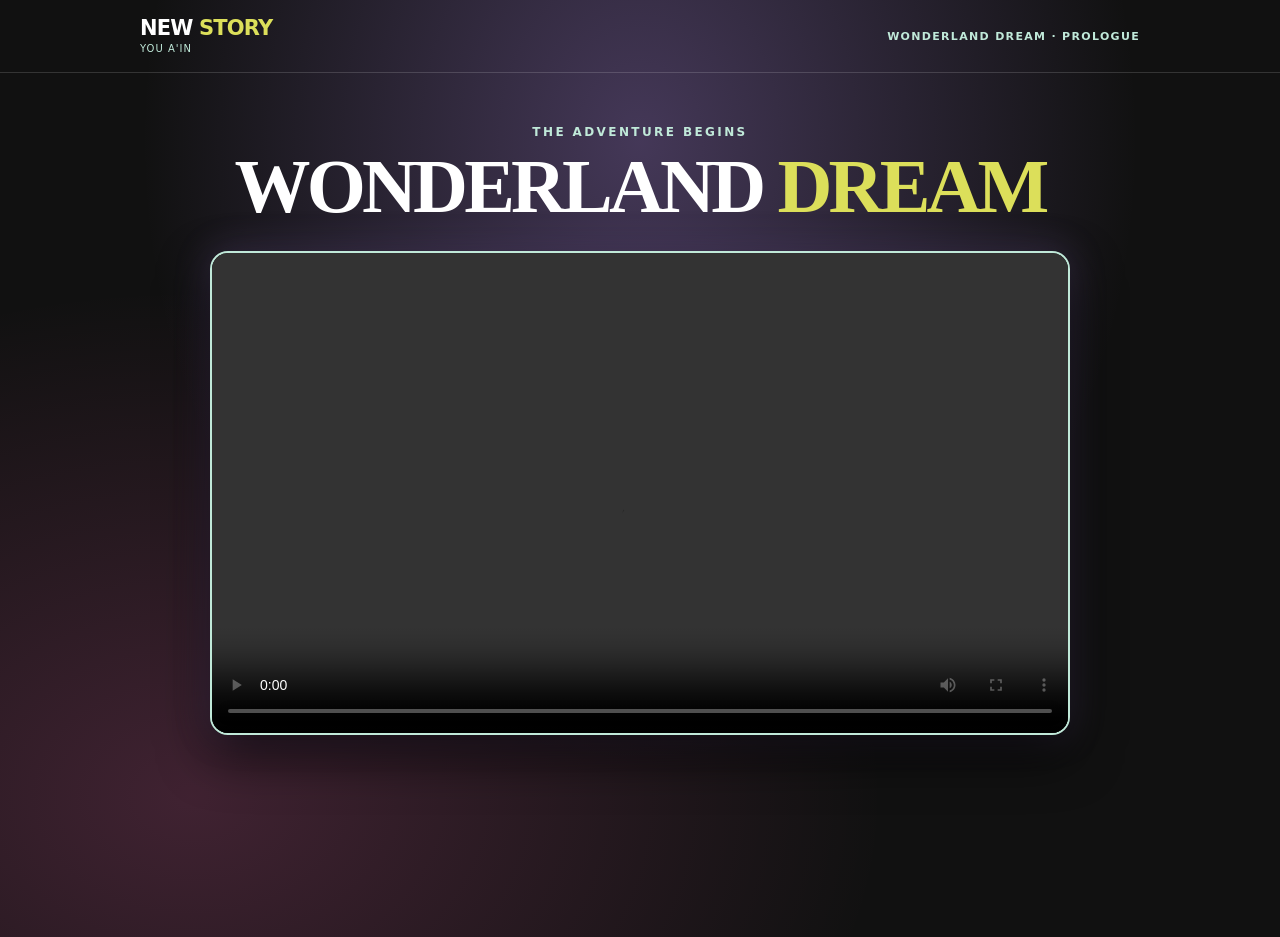
<file: index.html>
<!doctype html>
<html lang="en">
<head>
  <meta charset="utf-8">
  <meta name="viewport" content="width=device-width,initial-scale=1">
  <meta name="robots" content="noindex,nofollow,noarchive">
  <meta name="theme-color" content="#111111">
  <title>Welcome to Wonderland Dream | New Story</title>
  <link rel="preconnect" href="https://fonts.googleapis.com">
  <link rel="preconnect" href="https://fonts.gstatic.com" crossorigin>
  <link href="https://fonts.googleapis.com/css2?family=DM+Sans:wght@700;800&family=Open+Sans:wght@400;600;700&display=swap" rel="stylesheet">
  <link rel="stylesheet" href="style.css">
  <script src="intro.js" defer></script>
</head>
<body>

  <header class="w-header">
    <div class="w-wrap w-header-inner">
      <div class="w-wordmark">NEW <strong>STORY</strong><small>YOU A'IN</small></div>
      <span class="w-badge">WONDERLAND DREAM · PROLOGUE </span>
    </div>
  </header>
  
  <main class="intro-stage">
    <div class="w-wrap" style="display: flex; flex-direction: column; align-items: center;">
      <p class="w-eyebrow">THE ADVENTURE BEGINS </p>
      <h1>WONDERLAND <span>DREAM</span></h1>

      <!-- Big Centered Video -->
      <div class="big-video-container">
        <video id="intro-video" controls playsinline preload="metadata">
          <source src="assets/videos/Intro.mp4" type="video/mp4">
          Your browser does not support HTML5 video.
        </video>
      </div>

      <!-- Animated Button Area -->
      <div class="action-area">
        <button id="help-me-btn" class="help-btn" type="button">
          Help me!
        </button>

        <!-- Prototype test button -->
        
      </div>
    </div>
  </main>

  <!-- Big Rules Popup Window -->
  <div id="rules-modal" class="modal-backdrop" role="dialog" aria-modal="true" aria-labelledby="rules-title">
    <div class="rules-window">
      <!-- 1. Add these two audio tags right inside your <body> tag -->
<audio id="bg-music" src="bg.mpeg" loop preload="auto"></audio>
<audio id="rules-audio" src="assets/videos/rules.mpeg" preload="auto"></audio>

<!-- 2. Replace your existing .modal-header inside #rules-modal with this -->
<div class="modal-header">
  <div>
    <span class="rules-eyebrow">WONDERLAND DREAM</span>
    <h2 id="rules-title">HELP ALICE!</h2>
    <p class="rules-subtitle">Your magical adventure starts here!</p>
  </div>
  <div class="modal-header-actions">
    <button id="listen-rules-btn" class="audio-rules-btn" type="button" aria-label="Listen to rules">
       Listen
    </button>
    <button id="close-rules" class="close-modal" type="button" aria-label="Close rules">&times;</button>
  </div>
</div>

      <!-- 6-Step Rules Grid -->
      <div class="rules-grid">
        <div class="rule-card">
          <div class="rule-card-top">
            <span class="rule-num">01</span>

          </div>
          <h3>READ</h3>
          <p>Your Quest Card</p>
        </div>

        <div class="rule-card">
          <div class="rule-card-top">
            <span class="rule-num">02</span>
  
          </div>
          <h3>SCAN</h3>
          <p>The QR code</p>
        </div>

        <div class="rule-card">
          <div class="rule-card-top">
            <span class="rule-num">03</span>

          </div>
          <h3>WATCH</h3>
          <p>The story</p>
        </div>

        <div class="rule-card">
          <div class="rule-card-top">
            <span class="rule-num">04</span>
   
          </div>
          <h3>DISCOVER</h3>
          <p>Your mission</p>
        </div>

        <div class="rule-card">
          <div class="rule-card-top">
            <span class="rule-num">05</span>

          </div>
          <h3>SOLVE</h3>
          <p>The challenge</p>
        </div>

        <div class="rule-card">
          <div class="rule-card-top">
            <span class="rule-num">06</span>
    
          </div>
          <h3>UNLOCK</h3>
          <p>The next chapter</p>
        </div>
      </div>

      <!-- Bottom Callout Banner -->
      <div class="modal-footer-banner">
        <div class="banner-text">
          <strong>LET'S BEGIN!</strong>
          <span>TAKE YOUR FIRST QUEST CARD AND START YOUR JOURNEY!</span>
        </div>
       
      </div>
    </div>
  </div>

</body>
</html>
</file>
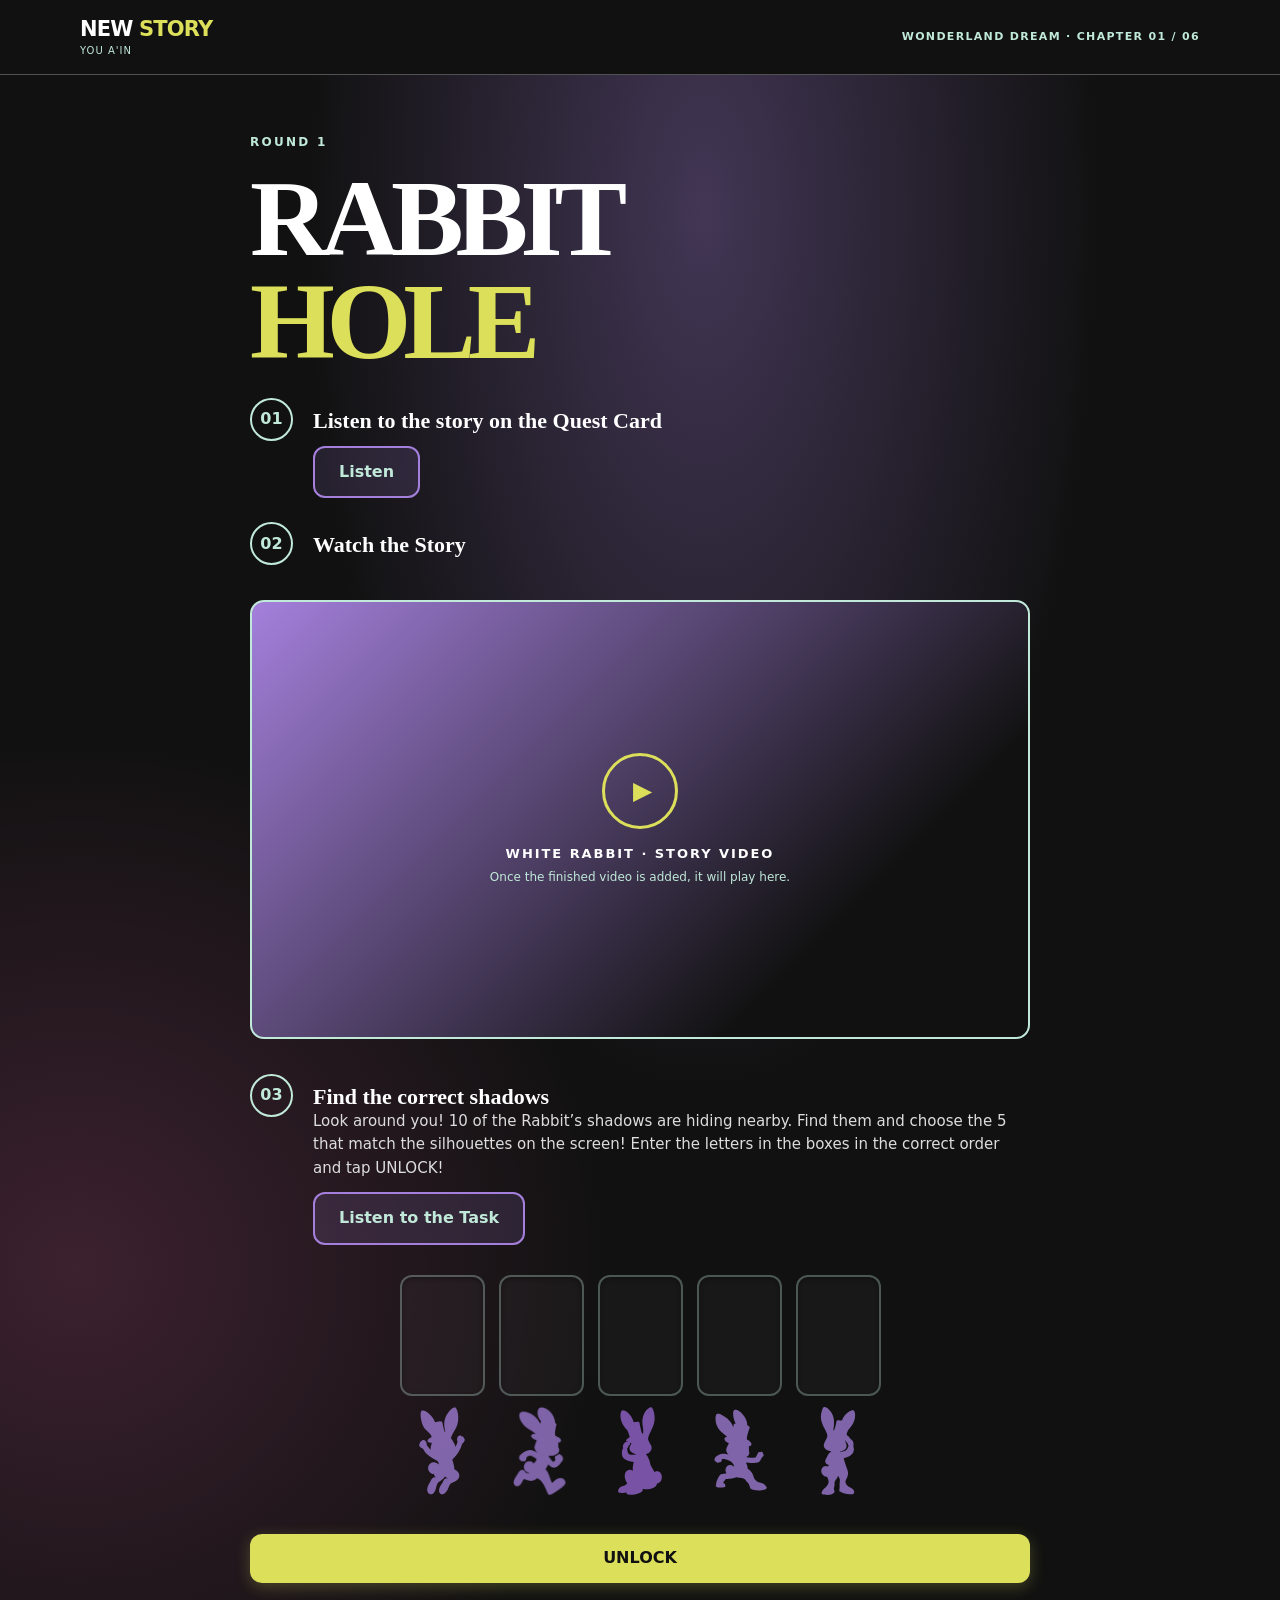
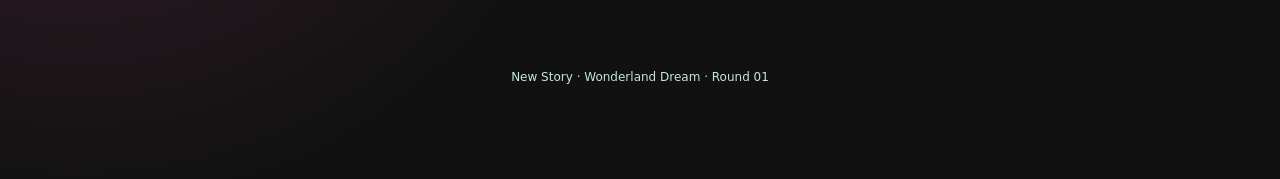
<file: rounds/rabbit-hole/index.html>
<!doctype html>
<html lang="en">
  <head>
    <meta charset="utf-8" />
    <meta name="viewport" content="width=device-width,initial-scale=1" />
    <meta name="robots" content="noindex,nofollow,noarchive" />
    <meta name="theme-color" content="#A480DC" />
    <title>Round 01 — Rabbit Hole | Wonderland Dream</title>
    <link rel="stylesheet" href="styles.css" />
    <script src="game.js" defer></script>
  </head>
  <body class="w-game" data-round="rabbit-hole">
    <a class="skip" href="#round-content">Skip to challenge</a>
    <header class="w-header game-header">
      <div class="w-wrap w-header-inner">
        <div class="w-wordmark" aria-label="New Story">
          NEW <strong>STORY</strong><small>YOU A'IN</small>
        </div>
        <span class="w-round-mark">WONDERLAND DREAM · CHAPTER 01 / 06</span>
      </div>
    </header>
    <main id="round-content">
      <section class="game-intro">
        <div class="w-wrap game-wrap">
          <p class="w-eyebrow">ROUND 1</p>
          <h1>RABBIT <span>HOLE</span></h1>

          <div class="w-game-step">
            <span>01</span>
            <div>
              <h2>Listen to the story on the Quest Card</h2>
              <audio id="myAudio" src="Round1.mp3"></audio>
              <button class="w-button" id="audio" onclick="playAudio()">
                Listen
              </button>
            </div>
          </div>

          <div class="w-game-step">
            <span>02</span>
            <div><h2>Watch the Story</h2></div>
          </div>
          <div class="w-video-shell" aria-label="White Rabbit video player">
            <div class="w-video-placeholder" id="rabbit-video-placeholder">
              <div class="w-play-ring">▶</div>
              <p>WHITE RABBIT · STORY VIDEO</p>
              <small
                >Once the finished video is added, it will play here.</small
              >
            </div>
            <video
              id="rabbit-video"
              controls
              playsinline
              preload="metadata"
              aria-label="Rabbit Hole story video"
              hidden
            >
              <source src="../../assets/videos/Round1.mp4" type="video/mp4" />
              Your browser does not support video playback.
            </video>
          </div>

          <div class="w-game-step">
            <span>03</span>
            <div>
              <h2>Find the correct shadows</h2>
              <p>
                Look around you! 10 of the Rabbit’s shadows are hiding nearby.
                Find them and choose the 5 that match the silhouettes on the
                screen! Enter the letters in the boxes in the correct order and
                tap UNLOCK!
              </p>
              <audio id="myTask" src="Task_R1.mpeg"></audio>
              <button class="w-button" id="audio" onclick="playTask()">
                Listen to the Task
              </button>
            </div>
          </div>

          <!-- Challenge Form Container -->
          <form id="word-form" style="margin-top: 20px">
            <div id="rabbit-answer-board">
              <div>
                <input
                  maxlength="1"
                  aria-label="Letter 1"
                  data-index="0"
                  required
                />
                <img src="shadow-1.svg" alt="Rabbit shadow 1" />
              </div>
              <div>
                <input
                  maxlength="1"
                  aria-label="Letter 2"
                  data-index="1"
                  required
                />
                <img src="shadow-2.png" alt="Rabbit shadow 2" />
              </div>
              <div>
                <input
                  maxlength="1"
                  aria-label="Letter 3"
                  data-index="2"
                  required
                />
                <img src="shadow-3.svg" alt="Rabbit shadow 3" />
              </div>
              <div>
                <input
                  maxlength="1"
                  aria-label="Letter 4"
                  data-index="3"
                  required
                />
                <img src="shadow-4.svg" alt="Rabbit shadow 4" />
              </div>
              <div>
                <input
                  maxlength="1"
                  aria-label="Letter 5"
                  data-index="4"
                  required
                />
                <img src="shadow-5.svg" alt="Rabbit shadow 5" />
              </div>
            </div>

            <div class="w-answer-row" style="margin-top: 30px">
              <button
                type="submit"
                class="w-button w-button-main"
                style="width: 100%"
              >
                UNLOCK
              </button>
            </div>
            <p id="word-feedback" class="w-feedback" aria-live="polite"></p>
          </form>

          <!-- Unlocked State -->
          <div id="unlocked" class="w-unlocked" hidden tabindex="-1">
            <div class="w-success-spark">✨</div>
            <h3>Rose Terrace Unlocked!</h3>
            <p>Grab the Round 2 Quest Card to continue</p>

            <audio id="End" src="end.mpeg"></audio>
            <button type="button" id="reset-round" class="w-reset">
              Reset Round
            </button>
          </div>

          <p class="w-game-footer">New Story · Wonderland Dream · Round 01</p>
        </div>
      </section>
    </main>
  </body>
</html>
</file>
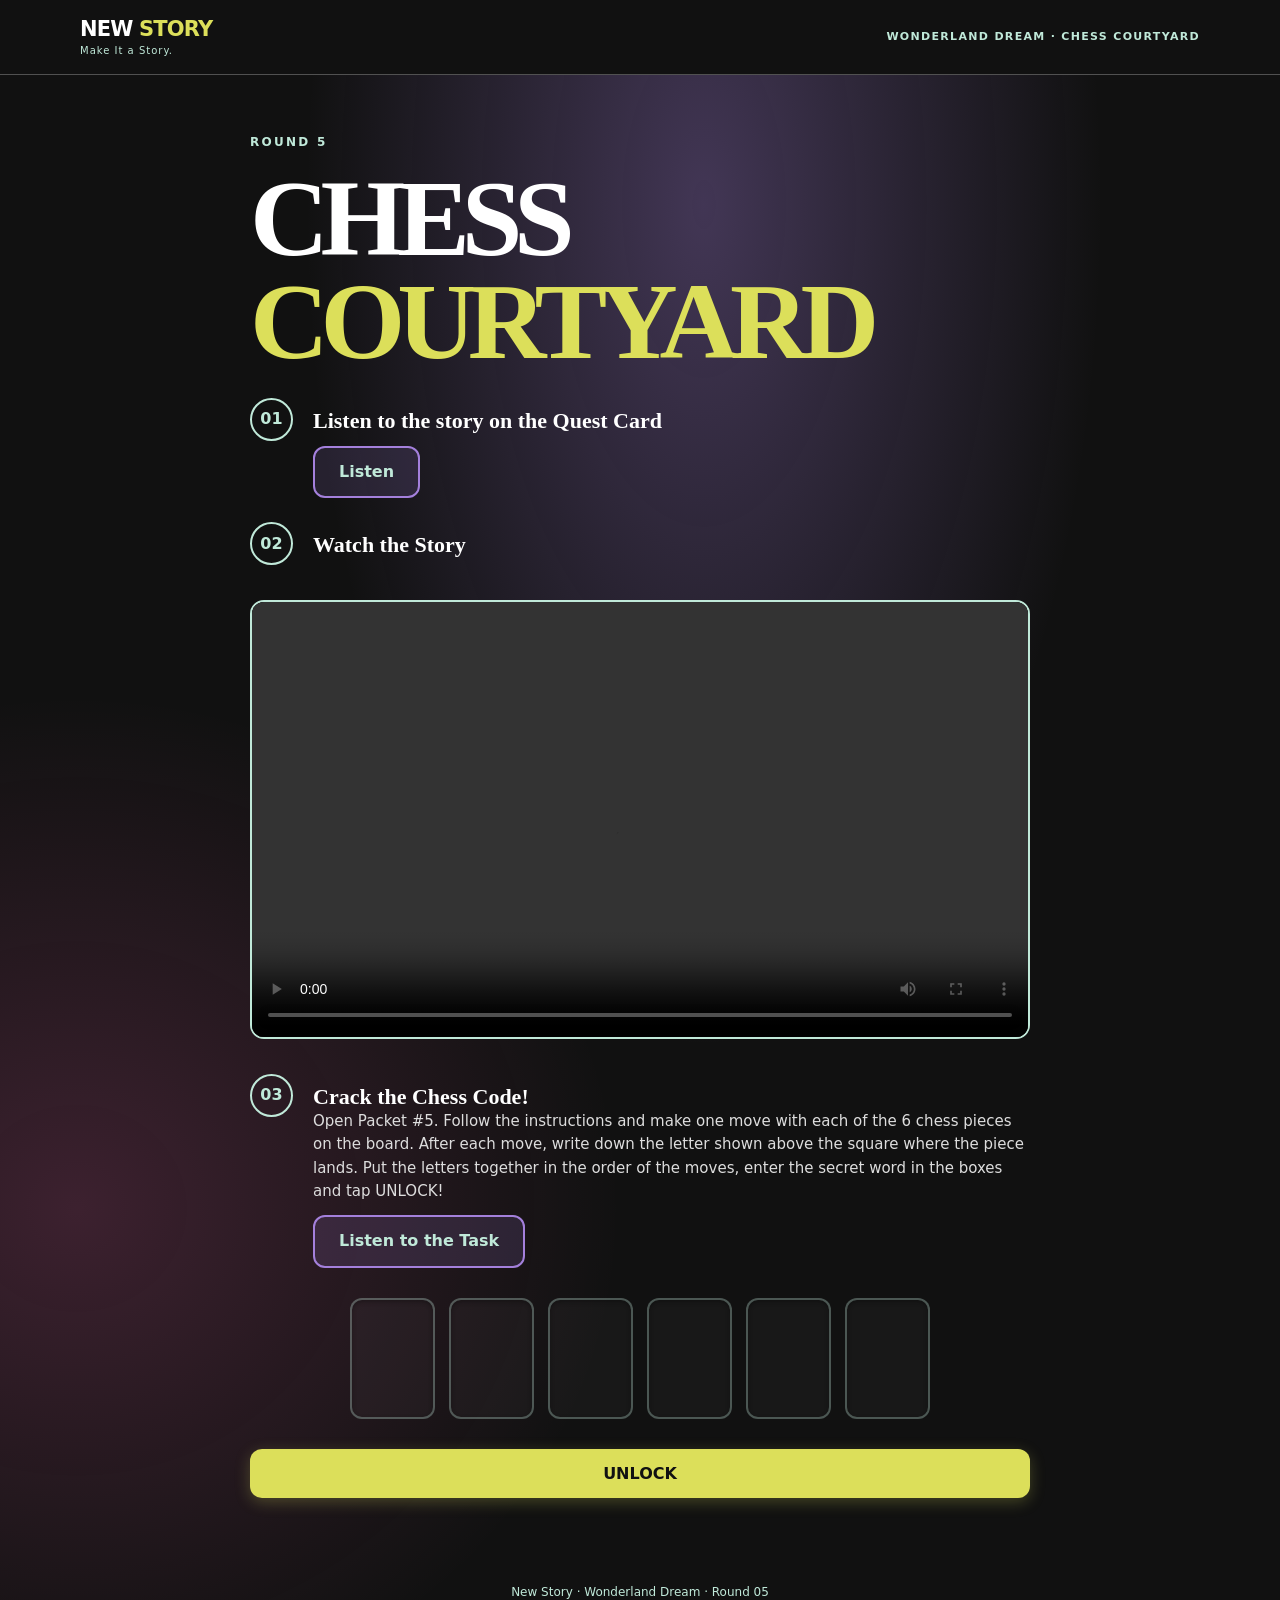
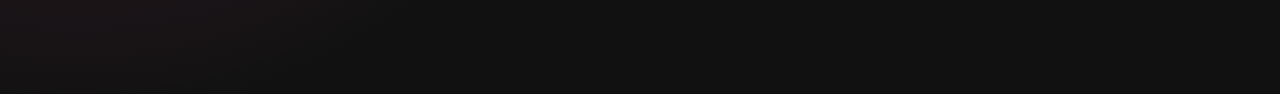
<file: rounds/Chess-Courtyard/index..html>
<!doctype html>
<html lang="en">
  <head>
    <meta charset="utf-8" />
    <meta name="viewport" content="width=device-width,initial-scale=1" />
    <meta name="robots" content="noindex,nofollow,noarchive" />
    <meta name="theme-color" content="#4A5568" />
    <title>Round 05 — Chess Courtyard | Wonderland Dream</title>
    <link rel="stylesheet" href="styles.css" />
    <script src="game.js" defer></script>
  </head>
  <body class="w-game" data-round="chess-courtyard">
    <a class="skip" href="#round-content">Skip to challenge</a>
    <header class="w-header game-header">
      <div class="w-wrap w-header-inner">
        <div class="w-wordmark" aria-label="New Story">
          NEW <strong>STORY</strong><small>Make It a Story.</small>
        </div>
        <span class="w-round-mark">WONDERLAND DREAM · CHESS COURTYARD</span>
      </div>
    </header>
    <main id="round-content">
      <section class="game-intro">
        <div class="w-wrap game-wrap">
          <p class="w-eyebrow">ROUND 5</p>
          <h1>CHESS <span>COURTYARD</span></h1>

          <div class="w-game-step">
            <span>01</span>
            <div>
              <h2>Listen to the story on the Quest Card</h2>
              <audio id="myAudio" src="ROUND_5QR.mpeg"></audio>
              <button class="w-button" id="audio" onclick="playAudio()">
                Listen
              </button>
            </div>
          </div>

          <div class="w-game-step">
            <span>02</span>
            <div><h2>Watch the Story</h2></div>
          </div>
          <div class="w-video-shell" aria-label="Chess Courtyard video player">
            <div class="w-video-placeholder" id="chess-video-placeholder">
              <div class="w-play-ring">▶</div>
              <p>CHESS COURTYARD · STORY VIDEO</p>
              <small
                >Once the finished video is added, it will play here.</small
              >
            </div>
            <!-- Removed 'hidden' attribute so the video displays cleanly even if metadata event timing lags -->
            <video
              id="chess-video"
              controls
              playsinline
              preload="metadata"
              aria-label="Chess Courtyard story video"
            >
              <source src="../../assets/videos/Round5.mp4" type="video/mp4" />
              Your browser does not support video playback.
            </video>
          </div>

          <div class="w-game-step">
            <span>03</span>
            <div>
              <h2>Crack the Chess Code!</h2>
              <p>
                Open Packet #5. Follow the instructions
                and make one move with each of the 6 chess pieces on the
                board. After each move, write down the letter shown above the
                square where the piece lands. Put the letters together in the
                order of the moves, enter the secret word in the boxes and tap
                UNLOCK!
              </p>
              <audio id="myTask" src="Task_R5.mpeg"></audio>
              <button class="w-button" id="audio" onclick="playTask()">
                Listen to the Task
              </button>
            </div>
          </div>

          <!-- Challenge Form Container -->
          <form id="word-form" style="margin-top: 20px">
            <div id="rabbit-answer-board">
              <div>
                <input
                  maxlength="1"
                  aria-label="Piece 1"
                  data-index="0"
                  required
                />
              </div>
              <div>
                <input
                  maxlength="1"
                  aria-label="Piece 2"
                  data-index="1"
                  required
                />
              </div>
              <div>
                <input
                  maxlength="1"
                  aria-label="Piece 3"
                  data-index="2"
                  required
                />
              </div>
              <div>
                <input
                  maxlength="1"
                  aria-label="Piece 4"
                  data-index="3"
                  required
                />
              </div>
              <div>
                <input
                  maxlength="1"
                  aria-label="Piece 5"
                  data-index="4"
                  required
                />
              </div>
              <div>
                <input
                  maxlength="1"
                  aria-label="Piece 6"
                  data-index="5"
                  required
                />
              </div>
            </div>

            <div class="w-answer-row" style="margin-top: 30px">
              <button
                type="submit"
                class="w-button w-button-main"
                style="width: 100%"
              >
                UNLOCK
              </button>
            </div>
            <p id="word-feedback" class="w-feedback" aria-live="polite"></p>
          </form>

          <!-- Unlocked State -->
          <div id="unlocked" class="w-unlocked" hidden tabindex="-1">
            <div class="w-success-spark">♟️</div>
            <h3>Royal Garden Unlocked</h3>
            <p>Grab the Round 6 Quest Card to continue</p>
            <audio id="End" src="../../assets/videos/end.mpeg"></audio>

            <button type="button" id="reset-round" class="w-reset">
              Reset Round
            </button>
          </div>

          <p class="w-game-footer">New Story · Wonderland Dream · Round 05</p>
        </div>
      </section>
    </main>
  </body>
</html>
</file>
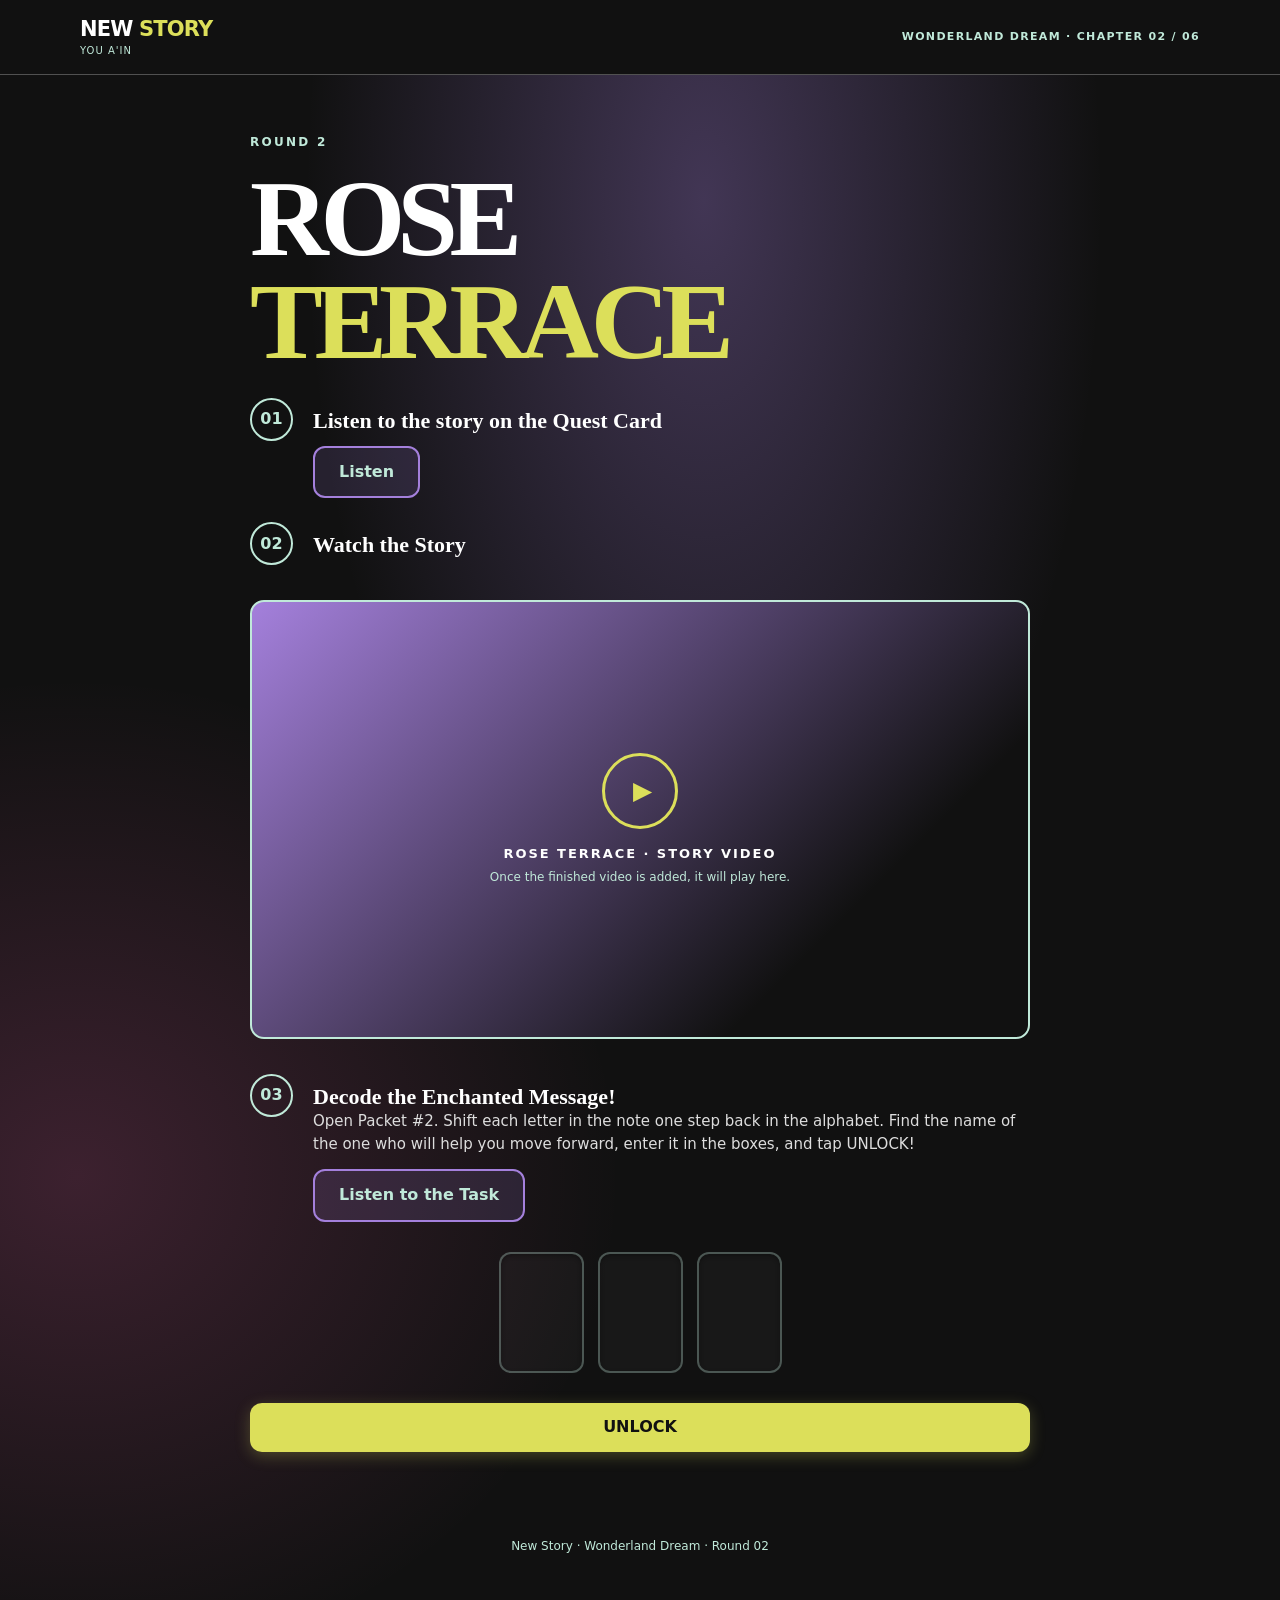
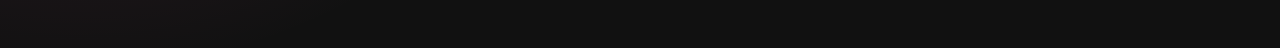
<file: rounds/Rose-terrace/index..html>
<!doctype html>
<html lang="en">
  <head>
    <meta charset="utf-8" />
    <meta name="viewport" content="width=device-width,initial-scale=1" />
    <meta name="robots" content="noindex,nofollow,noarchive" />
    <meta name="theme-color" content="#E06D82" />
    <title>Round 02 — Rose Terrace | Wonderland Dream</title>
    <link rel="stylesheet" href="styles.css" />
    <script src="game.js" defer></script>
  </head>
  <body class="w-game" data-round="rose-terrace">
    <a class="skip" href="#round-content">Skip to challenge</a>
    <header class="w-header game-header">
      <div class="w-wrap w-header-inner">
        <div class="w-wordmark" aria-label="New Story">
          NEW <strong>STORY</strong><small>YOU A'IN</small>
        </div>
        <span class="w-round-mark">WONDERLAND DREAM · CHAPTER 02 / 06</span>
      </div>
    </header>
    <main id="round-content">
      <section class="game-intro">
        <div class="w-wrap game-wrap">
          <p class="w-eyebrow">ROUND 2</p>
          <h1>ROSE <span>TERRACE</span></h1>

          <div class="w-game-step">
            <span>01</span>
            <div>
              <h2>Listen to the story on the Quest Card</h2>
              <audio id="myAudio" src="Round2.mp3"></audio>
              <button class="w-button" id="audio" onclick="playAudio()">
                Listen
              </button>
            </div>
          </div>

          <div class="w-game-step">
            <span>02</span>
            <div><h2>Watch the Story</h2></div>
          </div>
          <div class="w-video-shell" aria-label="Rose Terrace video player">
            <div class="w-video-placeholder" id="rabbit-video-placeholder">
              <div class="w-play-ring">▶</div>
              <p>ROSE TERRACE · STORY VIDEO</p>
              <small
                >Once the finished video is added, it will play here.</small
              >
            </div>
            <video
              id="rabbit-video"
              controls
              playsinline
              preload="metadata"
              aria-label="Rose Terrace story video"
              hidden
            >
              <source src="../../assets/videos/Round2.mp4" type="video/mp4" />
              Your browser does not support video playback.
            </video>
          </div>

          <div class="w-game-step">
            <span>03</span>
            <div>
              <h2>Decode the Enchanted Message!</h2>
              <p>
                Open Packet #2. Shift each letter in the note one step back in
                the alphabet. Find the name of the one who will help you move
                forward, enter it in the boxes, and tap UNLOCK!
              </p>
              <audio id="myTask" src="Task_R2.mpeg"></audio>
              <button class="w-button" id="audio" onclick="playTask()">
                Listen to the Task
              </button>
            </div>
          </div>

          <!-- Challenge Form Container -->
          <form id="word-form" style="margin-top: 20px">
            <div id="rabbit-answer-board">
              <div>
              <input maxlength="1" aria-label="Letter 1" data-index="0" required>
           
            </div>
            <div>
              <input maxlength="1" aria-label="Letter 2" data-index="1" required>
             
            </div>
            <div>
              <input maxlength="1" aria-label="Letter 3" data-index="2" required>
            
            </div>
          
            </div>

            <div class="w-answer-row" style="margin-top: 30px">
              <button
                type="submit"
                class="w-button w-button-main"
                style="width: 100%"
              >
                UNLOCK
              </button>
            </div>
            <p id="word-feedback" class="w-feedback" aria-live="polite"></p>
          </form>

          <!-- Unlocked State -->
          <div id="unlocked" class="w-unlocked" hidden tabindex="-1">
            <div class="w-success-spark">🌹</div>
            <h3>Tea Pavillion Unclocked!</h3>
            <p>Grab the Round 3 Quest Card to continue</p>
            <audio id="End" src="../../assets/videos/end.mpeg"></audio>
            <button type="button" id="reset-round" class="w-reset">
              Reset Round
            </button>
          </div>

          <p class="w-game-footer">New Story · Wonderland Dream · Round 02</p>
        </div>
      </section>
    </main>
  </body>
</html>
</file>
<file: style.css>
:root {
  --lime: #dcdf5a;
  --mint: #c0e9d9;
  --violet: #a480dc;
  --pink: #fc67b4;
  --white: #fff;
  --black: #111;
}

*, *::before, *::after {
  box-sizing: border-box;
}

body {
  margin: 0;
  font-family: system-ui, -apple-system, Segoe UI, Roboto, sans-serif;
  background:
    radial-gradient(ellipse at 50% 15%, rgba(164, 128, 220, 0.35), transparent 55%),
    radial-gradient(ellipse at 15% 85%, rgba(252, 103, 180, 0.2), transparent 45%),
    var(--black);
  color: var(--white);
  min-height: 100vh;
  display: flex;
  flex-direction: column;
}

/* Header */
.w-header {
  border-bottom: 1px solid rgba(255, 255, 255, 0.15);
  padding: 18px 0;
}

.w-wrap {
  width: min(1000px, calc(100% - 36px));
  margin-inline: auto;
}

.w-header-inner {
  display: flex;
  align-items: center;
  justify-content: space-between;
}

.w-wordmark {
  font-weight: 900;
  font-size: 21px;
  letter-spacing: -0.04em;
  color: var(--white);
  line-height: 1;
}

.w-wordmark strong {
  color: var(--lime);
}

.w-wordmark small {
  display: block;
  font-size: 10px;
  color: var(--mint);
  letter-spacing: 0.1em;
  margin-top: 5px;
  font-weight: 500;
}

.w-badge {
  font-size: 11px;
  color: var(--mint);
  letter-spacing: 0.12em;
  font-weight: 800;
}

/* Main Centered Stage */
.intro-stage {
  flex: 1;
  display: flex;
  flex-direction: column;
  align-items: center;
  justify-content: center;
  text-align: center;
  padding: 40px 0 60px;
}

.w-eyebrow {
  font-size: 12px;
  font-weight: 800;
  letter-spacing: 0.2em;
  color: var(--mint);
  text-transform: uppercase;
  margin-bottom: 10px;
}

h1 {
  font-family: Georgia, serif;
  font-size: clamp(42px, 7vw, 76px);
  letter-spacing: -0.05em;
  line-height: 0.98;
  margin: 0 0 28px;
}

h1 span {
  color: var(--lime);
}

/* Big Centered Video Box */
.big-video-container {
  width: 100%;
  max-width: 860px;
  aspect-ratio: 16 / 9;
  background: #0a0a0a;
  border: 2px solid var(--mint);
  border-radius: 18px;
  overflow: hidden;
  position: relative;
  box-shadow: 0 20px 50px rgba(0, 0, 0, 0.7), 0 0 35px rgba(164, 128, 220, 0.25);
}

.big-video-container video {
  width: 100%;
  height: 100%;
  object-fit: cover;
  display: block;
}

/* Action Area & Animated "Help me!" Button */
.action-area {
  min-height: 110px;
  display: flex;
  flex-direction: column;
  align-items: center;
  justify-content: center;
  margin-top: 32px;
}

@keyframes dramaticEntrance {
  0% {
    opacity: 0;
    transform: translateY(30px) scale(0.75);
  }
  70% {
    opacity: 1;
    transform: translateY(-6px) scale(1.05);
  }
  100% {
    opacity: 1;
    transform: translateY(0) scale(1);
  }
}

@keyframes pulseGlow {
  0%, 100% {
    box-shadow: 0 0 20px rgba(220, 223, 90, 0.45), 0 0 40px rgba(252, 103, 180, 0.25);
  }
  50% {
    box-shadow: 0 0 35px rgba(220, 223, 90, 0.8), 0 0 60px rgba(252, 103, 180, 0.5);
  }
}

.help-btn {
  display: none;
  background: linear-gradient(135deg, var(--lime), #e8eb7a);
  color: var(--black);
  font-family: Georgia, serif;
  font-size: clamp(22px, 3vw, 28px);
  font-weight: 800;
  letter-spacing: -0.02em;
  padding: 18px 48px;
  border: none;
  border-radius: 99px;
  cursor: pointer;
  transition: transform 0.2s ease, background 0.2s ease;
}

.help-btn.is-visible {
  display: inline-flex;
  align-items: center;
  gap: 12px;
  animation:
    dramaticEntrance 0.65s cubic-bezier(0.22, 1, 0.36, 1) forwards,
    pulseGlow 2.4s ease-in-out infinite 0.65s;
}

.help-btn:hover {
  transform: scale(1.06) translateY(-2px);
  background: var(--mint);
}

.help-btn:active {
  transform: scale(0.98);
}

/* Prototype Test Helper Link */
.dev-skip {
  margin-top: 14px;
  background: none;
  border: 1px dashed rgba(192, 233, 217, 0.35);
  color: var(--mint);
  font-size: 12px;
  padding: 6px 12px;
  border-radius: 6px;
  cursor: pointer;
  opacity: 0.7;
  transition: opacity 0.2s;
}
.dev-skip:hover {
  opacity: 1;
}

/* Rules Modal Popup & 6-Step Grid Styling */
.modal-backdrop {
  position: fixed;
  inset: 0;
  background: rgba(10, 10, 14, 0.85);
  backdrop-filter: blur(8px);
  display: flex;
  align-items: center;
  justify-content: center;
  padding: 20px;
  z-index: 1000;
  opacity: 0;
  pointer-events: none;
  transition: opacity 0.3s ease;
}

.modal-backdrop.open {
  opacity: 1;
  pointer-events: auto;
}

.rules-window {
  width: 100%;
  max-width: 720px;
  background: linear-gradient(160deg, #1b1626 0%, #111 100%);
  border: 2px solid var(--violet);
  border-radius: 22px;
  padding: 30px;
  position: relative;
  display: flex;
  flex-direction: column;
  box-shadow: 0 25px 70px rgba(0, 0, 0, 0.85), 0 0 40px rgba(164, 128, 220, 0.3);
  transform: scale(0.88) translateY(25px);
  transition: transform 0.35s cubic-bezier(0.175, 0.885, 0.32, 1.275);
}

.modal-backdrop.open .rules-window {
  transform: scale(1) translateY(0);
}

.modal-header {
  display: flex;
  align-items: flex-start;
  justify-content: space-between;
  border-bottom: 1px solid rgba(255, 255, 255, 0.12);
  padding-bottom: 16px;
}

.rules-eyebrow {
  display: block;
  font-size: 11px;
  font-weight: 800;
  letter-spacing: 0.18em;
  color: var(--mint);
  margin-bottom: 4px;
}

.modal-header h2 {
  font-family: Georgia, serif;
  font-size: 28px;
  margin: 0;
  color: var(--lime);
  letter-spacing: -0.02em;
}

.rules-subtitle {
  font-size: 13px;
  color: #ccc;
  margin: 4px 0 0;
}

.close-modal {
  background: rgba(255, 255, 255, 0.08);
  border: 1px solid rgba(255, 255, 255, 0.2);
  color: var(--white);
  width: 38px;
  height: 38px;
  border-radius: 50%;
  font-size: 20px;
  cursor: pointer;
  display: grid;
  place-items: center;
  transition: background 0.2s, color 0.2s;
}

.close-modal:hover {
  background: var(--pink);
  border-color: var(--pink);
  color: var(--black);
}

/* 6-Step Quest Grid with Centered Text Alignment */
.rules-grid {
  display: grid;
  grid-template-columns: repeat(2, 1fr);
  gap: 12px;
  margin: 20px 0;
  max-height: 50vh;
  overflow-y: auto;
  padding-right: 4px;
}

.rule-card {
  background: rgba(255, 255, 255, 0.04);
  border: 1px solid rgba(255, 255, 255, 0.08);
  border-radius: 14px;
  padding: 14px 16px;
  display: flex;
  flex-direction: column;
  align-items: center; /* Centers children horizontally */
  text-align: center;   /* Centers text inside the card */
  gap: 4px;
  transition: background 0.2s, border-color 0.2s;
  
}

.rule-card:hover {
  background: rgba(255, 255, 255, 0.07);
  border-color: rgba(192, 233, 217, 0.3);
}

.rule-card-top {
  display: flex;
  justify-content: space-between;
  align-items: center;
  width: 100%; /* Spans full width so space-between keeps number left and icon right */
}

.rule-num {
  font-size: 12px;
  font-weight: 800;
  color: var(--mint);
}

.rule-icon {
  font-size: 15px;
  color: var(--lime);
}

.rule-card h3 {
  color: #fc67b4;
  font-family: Georgia, serif;
  font-size: 18px;
  margin: 2px 0 0;

  letter-spacing: -0.02em;
}

.rule-card p {
  font-size: 12px;
  color: #aaa;
  margin: 0;
}

/* Bottom Callout Banner */
.modal-footer-banner {
  background: var(--lime);
  color: var(--black);
  border-radius: 14px;
  padding: 14px 18px;
  display: flex;
  align-items: center;
  justify-content: space-between;
  gap: 15px;
  margin-top: 6px;
}

.banner-text {
  display: flex;
  flex-direction: column;
}

.banner-text strong {
  font-size: 15px;
  font-weight: 900;
  letter-spacing: -0.02em;
}

.banner-text span {
  font-size: 12px;
  opacity: 0.85;
}

.start-adventure-btn {
  background: var(--black);
  color: var(--white);
  font-weight: 850;
  padding: 11px 18px;
  border-radius: 10px;
  font-size: 13px;
  text-decoration: none;
  white-space: nowrap;
  transition: background 0.2s, transform 0.2s;
}

.start-adventure-btn:hover {
  background: #222;
  transform: translateY(-2px);
}

@media (max-width: 600px) {
  .rules-grid {
    grid-template-columns: 1fr;
  }
  .modal-footer-banner {
    flex-direction: column;
    align-items: stretch;
    text-align: center;
  }
  .start-adventure-btn {
    text-align: center;
  }
}
/* Modal Header Actions & Audio Toggle Button */
.modal-header-actions {
  display: flex;
  align-items: center;
  gap: 10px;
}

.audio-rules-btn {
  background: rgba(164, 128, 220, 0.18);
  border: 1px solid var(--violet);
  color: var(--mint);
  font-family: var(--font-small);
  font-size: var(--size-small);
  font-weight: 700;
  height: 38px;
  padding: 0 14px;
  border-radius: 99px;
  cursor: pointer;
  display: inline-flex;
  align-items: center;
  gap: 6px;
  white-space: nowrap;
  transition: background 0.2s, color 0.2s, border-color 0.2s;
}

.audio-rules-btn:hover {
  background: var(--violet);
  color: var(--white);
}

.audio-rules-btn.is-playing {
  background: var(--lime);
  border-color: var(--lime);
  color: var(--black);
}
</file>
<file: rounds/rabbit-hole/styles.css>
/* Wonderland Dream standalone section — original site CSS is not modified. */
:root {
  --lime: #dcdf5a;
  --mint: #c0e9d9;
  --violet: #a480dc;
  --pink: #fc67b4;
  --white: #fff;
  --black: #111;
}
*,
*::before,
*::after {
  box-sizing: border-box;
}
html {
  scroll-behavior: smooth;
}
body {
  margin: 0;
  font-family:
    system-ui,
    -apple-system,
    Segoe UI,
    Roboto,
    sans-serif;
  line-height: 1.55;
  color: var(--black);
}
a {
  color: inherit;
}
a:focus-visible,
button:focus-visible,
input:focus-visible {
  outline: 3px solid var(--lime);
  outline-offset: 4px;
}
button,
input {
  font: inherit;
}
[hidden] {
  display: none !important;
}
.w-wrap {
  width: min(1120px, calc(100% - 40px));
  margin-inline: auto;
}
.skip {
  position: absolute;
  top: -200px;
  left: 12px;
  background: white;
  color: black;
  padding: 10px;
  z-index: 999;
}
.skip:focus {
  top: 10px;
}
.w-header {
  background: #111;
  color: #fff;
  border-bottom: 1px solid #ffffff45;
}
.w-header-inner {
  min-height: 74px;
  display: flex;
  align-items: center;
  justify-content: space-between;
  gap: 20px;
}
.w-wordmark {
  font-weight: 900;
  font-size: 21px;
  letter-spacing: -0.04em;
  text-decoration: none;
  color: white;
  line-height: 1;
  display: inline-block;
  white-space: nowrap;
}
.w-wordmark strong {
  color: var(--lime);
}
.w-wordmark small {
  display: block;
  font-size: 10px;
  color: var(--mint);
  letter-spacing: 0.1em;
  margin-top: 6px;
  font-weight: 500;
}
.w-header nav {
  display: flex;
  align-items: center;
  gap: 26px;
}
.w-header nav a {
  text-decoration: none;
  font-size: 13px;
  font-weight: 700;
}
.w-nav-action {
  border: 1px solid var(--lime);
  border-radius: 99px;
  padding: 10px 17px;
}
.w-eyebrow {
  font-size: 12px;
  font-weight: 800;
  letter-spacing: 0.19em;
  color: var(--mint);
  text-transform: uppercase;
}
.w-eyebrow.w-ink {
  color: var(--black);
}
.w-hero {
  position: relative;
  overflow: hidden;
  isolation: isolate;
  color: white;
  background:
    radial-gradient(ellipse at 78% 43%, #a480dc60, transparent 50%),
    radial-gradient(ellipse at 30% 105%, #fc67b440, transparent 35%), #111;
}
.w-hero-grid {
  min-height: 625px;
  display: grid;
  grid-template-columns: 1fr 1fr;
  gap: 28px;
  align-items: center;
  padding-block: 68px;
  position: relative;
}
.w-hero-copy {
  position: relative;
  z-index: 1;
}
h1,
h2,
h3,
p {
  margin-top: 0;
}
.w-hero h1,
.game-intro h1 {
  font-family: Georgia, serif;
  font-size: clamp(56px, 8vw, 112px);
  letter-spacing: -0.075em;
  line-height: 0.95;
  margin: 23px 0;
  max-width: 700px;
}
.w-hero h1 span,
.game-intro h1 span {
  display: block;
  color: var(--lime);
}
.w-lead {
  max-width: 450px;
  color: #fff;
  font-size: 19px;
  line-height: 1.75;
  margin-bottom: 30px;
}
.w-button {
  min-height: 49px;
  display: inline-flex;
  align-items: center;
  justify-content: center;
  gap: 12px;
  padding: 12px 24px;
  text-decoration: none;
  border: 0;
  border-radius: 12px;
  cursor: pointer;
  font-weight: 850;
  transition: all 0.2s ease;
}
.w-button-main {
  background: var(--lime);
  color: #111;
  box-shadow: 0 4px 15px rgba(220, 223, 90, 0.25);
}
.w-button-main:hover {
  background: var(--mint);
  transform: translateY(-2px);
  box-shadow: 0 6px 20px rgba(192, 233, 217, 0.3);
}

/* Audio Listen Button Styling */
#audio.w-button {
  background: rgba(164, 128, 220, 0.15);
  border: 2px solid var(--violet);
  color: var(--mint);
  margin-top: 12px;
}
#audio.w-button:hover {
  background: var(--violet);
  color: #fff;
  border-color: var(--violet);
  transform: translateY(-2px);
  box-shadow: 0 4px 15px rgba(164, 128, 220, 0.3);
}

.w-micro {
  font-size: 12px;
  margin-top: 18px;
  color: var(--mint);
}
.w-hero-art {
  position: relative;
  height: 500px;
  display: flex;
  align-items: center;
  justify-content: center;
}
.w-mirror {
  width: 64%;
  height: 78%;
  padding: 13px;
  border-radius: 47% 47% 10% 10%;
  background: linear-gradient(
    120deg,
    var(--lime),
    var(--mint),
    var(--pink),
    var(--violet)
  );
  transform: rotate(7deg);
  box-shadow: 0 0 70px #a480dc90;
}
.w-mirror-inner {
  border: 6px solid #111;
  border-radius: 46% 46% 8% 8%;
  height: 100%;
  display: flex;
  flex-direction: column;
  align-items: center;
  justify-content: center;
  gap: 20px;
  text-align: center;
  background: radial-gradient(
    ellipse at 40% 40%,
    #c0e9d9bb,
    #a480dccc 55%,
    #111 110%
  );
}
.w-mirror-inner span {
  font-size: 95px;
  color: var(--lime);
}
.w-mirror-inner em {
  font-family: Georgia, serif;
  font-size: 21px;
  color: white;
}
.w-clock {
  width: 114px;
  height: 114px;
  border-radius: 50%;
  border: 8px solid var(--mint);
  box-shadow:
    0 0 0 4px #111,
    0 0 0 7px var(--mint);
  display: grid;
  place-items: center;
  position: absolute;
  z-index: 1;
  font-size: 70px;
  line-height: 1;
  color: var(--lime);
  background: #111;
}
.clock-one {
  top: 13%;
  left: 4%;
  transform: rotate(-28deg);
}
.clock-two {
  right: 1%;
  bottom: 12%;
  width: 88px;
  height: 88px;
  font-size: 51px;
  border-color: var(--pink);
  box-shadow:
    0 0 0 4px #111,
    0 0 0 7px var(--pink);
}
.w-spark {
  position: absolute;
  font-size: 44px;
  color: var(--lime);
}
.s1 {
  right: 6%;
  top: 8%;
}
.s2 {
  left: 12%;
  bottom: 9%;
  color: var(--pink);
}
.w-art-label {
  position: absolute;
  bottom: 0;
  font-size: 10px;
  letter-spacing: 0.1em;
  color: var(--mint);
}
.w-orb {
  position: absolute;
  border-radius: 50%;
  pointer-events: none;
}
.orb-one {
  width: 300px;
  height: 300px;
  left: -180px;
  bottom: -140px;
  background: #a480dc2f;
  filter: blur(45px);
}
.orb-two {
  width: 200px;
  height: 200px;
  right: -90px;
  top: -40px;
  background: #fc67b42e;
  filter: blur(55px);
}
.w-section {
  padding: 90px 0;
  background: white;
}
.w-section h2 {
  font:
    700 clamp(29px, 4vw, 49px)/1.13 Georgia,
    serif;
  letter-spacing: -0.035em;
  margin-bottom: 28px;
}
.w-two-col {
  display: grid;
  grid-template-columns: 0.8fr 1.2fr;
  gap: 60px;
}
.w-copy {
  font-size: 18px;
  max-width: 620px;
}
.w-copy p {
  margin-bottom: 18px;
}
.w-section-lilac {
  background: linear-gradient(135deg, #a480dc 0%, #c0e9d9 160%);
}
.w-journey {
  display: grid;
  grid-template-columns: repeat(3, minmax(0, 1fr));
  gap: 14px;
}
.w-journey article {
  min-height: 193px;
  padding: 25px;
  background: #fff;
  border-radius: 13px;
  border: 1px solid #11111120;
}
.w-chapter-n {
  font-weight: 900;
  color: #7049a6;
  letter-spacing: 0.08em;
  font-size: 13px;
}
.w-journey h3 {
  margin: 15px 0 8px;
  font:
    700 22px Georgia,
    serif;
}
.w-journey p {
  font-size: 14px;
  margin: 0;
}
.w-formats {
  display: grid;
  grid-template-columns: repeat(3, minmax(0, 1fr));
  gap: 14px;
}
.w-formats article {
  padding: 28px;
  border: 2px solid #111;
  border-radius: 14px;
  display: flex;
  flex-direction: column;
  align-items: flex-start;
  min-height: 300px;
}
.w-formats .w-featured {
  background: var(--mint);
}
.w-format-symbol {
  font-size: 32px;
  color: #7049a6;
}
.w-formats h3 {
  margin: 10px 0;
  font:
    700 23px Georgia,
    serif;
}
.w-formats p {
  font-size: 15px;
  flex: 1;
}
.w-price {
  font: 800 34px system-ui;
  margin: 8px 0;
}
.w-label {
  font-size: 11px;
  opacity: 0.8;
}
.w-disclaimer {
  font-size: 12px;
  margin-top: 21px;
  color: #555;
}
.w-footer {
  background: #111;
  color: white;
  padding: 26px 0;
  font-size: 12px;
}
.w-foot-flex {
  display: flex;
  justify-content: space-between;
  gap: 15px;
  flex-wrap: wrap;
}

/* Rabbit Hole game page */
.w-game {
  background: #111;
  color: #fff;
}
.w-round-mark {
  font-size: 11px;
  color: var(--mint);
  letter-spacing: 0.12em;
  font-weight: 800;
  text-align: right;
}
.game-intro {
  min-height: calc(100vh - 74px);
  padding: 58px 0 80px;
  background:
    radial-gradient(ellipse at 55% 8%, #a480dc55, transparent 40%),
    radial-gradient(ellipse at 6% 70%, #fc67b42f, transparent 32%), #111;
}
.game-wrap {
  width: min(780px, calc(100% - 36px));
}
.game-intro h1 {
  font-size: clamp(65px, 12vw, 109px);
  margin: 15px 0 22px;
}
.game-sub {
  font-size: 18px;
  color: #fff;
  max-width: 640px;
  line-height: 1.7;
}
.w-video-shell {
  position: relative;
  overflow: hidden;
  margin: 35px 0;
  aspect-ratio: 16/9;
  background: linear-gradient(135deg, #a480dc 0%, #111 75%);
  border: 2px solid var(--mint);
  border-radius: 14px;
  display: grid;
  place-items: center;
}
.w-video-shell video {
  width: 100%;
  height: 100%;
  object-fit: contain;
  background: #111;
}
.w-video-placeholder {
  display: flex;
  flex-direction: column;
  align-items: center;
  justify-content: center;
  text-align: center;
  padding: 20px;
  position: absolute;
  inset: 0;
}
.w-video-placeholder p {
  font-weight: 800;
  letter-spacing: 0.15em;
  font-size: 13px;
  margin: 15px 0 4px;
}
.w-video-placeholder small {
  font-size: 12px;
  color: var(--mint);
}
.w-play-ring {
  width: 76px;
  height: 76px;
  border: 3px solid var(--lime);
  color: var(--lime);
  border-radius: 50%;
  display: grid;
  place-items: center;
  font-size: 25px;
  padding-left: 5px;
}
.w-game-step {
  display: flex;
  gap: 20px;
  align-items: start;
  margin: 24px 0;
}
.w-game-step > span {
  flex: 0 0 43px;
  width: 43px;
  height: 43px;
  display: grid;
  place-items: center;
  border: 2px solid var(--mint);
  border-radius: 50%;
  font-weight: 850;
  color: var(--mint);
}
.w-game-step h2 {
  font:
    700 22px Georgia,
    serif;
  margin: 0;
  padding-top: 10px;
}
.w-game-step p {
  margin: 0;
  color: #ddd;
  font-size: 15px;
}
.w-feedback {
  font-weight: 700;
  color: var(--pink);
  min-height: 20px;
  margin: 10px 0 0;
  font-size: 14px;
}

/* Sleek Dark-Themed Input Board Styling */
#rabbit-answer-board {
  display: flex;
  justify-content: center;
  gap: 14px;
  width: 100%;
  margin: 30px auto;
}

#rabbit-answer-board > div {
  width: 18%;
  max-width: 85px;
  min-width: 0;
  text-align: center;
}

#rabbit-answer-board input {
  width: 100%;
  aspect-ratio: 0.7;
  box-sizing: border-box;
  border: 2px solid rgba(192, 233, 217, 0.3);
  border-radius: 12px;
  background: rgba(255, 255, 255, 0.03);
  color: var(--lime);
  text-align: center;
  font-size: clamp(22px, 5vw, 38px);
  font-weight: 800;
  text-transform: uppercase;
  outline: none;
  transition: all 0.2s ease;
  box-shadow: inset 0 2px 4px rgba(0, 0, 0, 0.3);
}

#rabbit-answer-board input:focus {
  border-color: var(--lime);
  background: rgba(255, 255, 255, 0.07);
  box-shadow: 0 0 15px rgba(220, 223, 90, 0.2), inset 0 2px 4px rgba(0, 0, 0, 0.3);
}

#rabbit-answer-board img {
  width: 100%;
  height: 90px;
  object-fit: contain;
  margin-top: 10px;
  opacity: 0.75;
  transition: opacity 0.2s ease;
}

#rabbit-answer-board > div:hover img {
  opacity: 1;
}

/* Animated Success / Unlocked Screen */
@keyframes unlockPop {
  0% {
    opacity: 0;
    transform: scale(0.9) translateY(20px);
  }
  100% {
    opacity: 1;
    transform: scale(1) translateY(0);
  }
}

.w-unlocked {
  background: linear-gradient(135deg, var(--mint), var(--violet));
  color: #111;
  padding: 36px 28px;
  border-radius: 16px;
  text-align: center;
  margin-top: 30px;
  box-shadow: 0 10px 30px rgba(164, 128, 220, 0.4);
  opacity: 0;
  transform: scale(0.9) translateY(20px);
}

.w-unlocked.w-unlocked-show {
  animation: unlockPop 0.4s cubic-bezier(0.175, 0.885, 0.32, 1.275) forwards;
}

.w-unlocked h3 {
  font-family: Georgia, serif;
  font-size: clamp(28px, 4vw, 38px);
  margin: 12px 0 8px;
  color: #111;
}

.w-unlocked p {
  font-size: 16px;
  color: #222;
  margin: 0 0 20px 0;
}

.w-success-spark {
  font-size: 52px;
  animation: spinSpark 3s linear infinite;
  display: inline-block;
}

@keyframes spinSpark {
  0% { transform: rotate(0deg) scale(1); }
  50% { transform: rotate(180deg) scale(1.1); }
  100% { transform: rotate(360deg) scale(1); }
}

.w-reset {
  padding: 12px 24px;
  border: 2px solid #111;
  background: #111;
  color: var(--mint);
  cursor: pointer;
  border-radius: 10px;
  font-weight: 850;
  transition: all 0.2s ease;
}

.w-reset:hover {
  background: #fff;
  color: #111;
  border-color: #fff;
  transform: translateY(-2px);
  box-shadow: 0 4px 12px rgba(0, 0, 0, 0.2);
}

.w-game-footer {
  text-align: center;
  color: var(--mint);
  font-size: 12px;
  margin-top: 55px;
}

@media (max-width: 760px) {
  .w-header nav {
    gap: 12px;
  }
  .w-header nav a {
    font-size: 12px;
  }
  .w-header nav a:not(.w-nav-action) {
    display: none;
  }
  .w-hero-grid {
    grid-template-columns: 1fr;
    padding: 56px 0 35px;
  }
  .w-hero-art {
    height: 390px;
  }
  .w-hero h1 {
    font-size: clamp(60px, 13vw, 100px);
  }
  .w-two-col {
    grid-template-columns: 1fr;
    gap: 0;
  }
  .w-section {
    padding: 65px 0;
  }
  .w-journey,
  .w-formats {
    grid-template-columns: repeat(2, minmax(0, 1fr));
  }
}

@media (max-width: 530px) {
  .w-wrap {
    width: min(1120px, calc(100% - 30px));
  }
  .w-hero h1 {
    font-size: clamp(50px, 15vw, 76px);
  }
  .w-hero-art {
    height: 300px;
  }
  .w-clock {
    width: 70px;
    height: 70px;
    font-size: 36px;
    border-width: 4px;
  }
  .clock-two {
    width: 62px;
    height: 62px;
    font-size: 35px;
  }
  .w-mirror-inner span {
    font-size: 58px;
  }
  .w-mirror-inner em {
    font-size: 16px;
  }
  .w-journey,
  .w-formats {
    grid-template-columns: 1fr;
  }
  .w-section h2 {
    font-size: 34px;
  }
  .w-round-mark {
    font-size: 9px;
    letter-spacing: 0;
  }
}

@media (prefers-reduced-motion: reduce) {
  html {
    scroll-behavior: auto;
  }
}
</file>
<file: rounds/Chess-Courtyard/styles.css>
/* Wonderland Dream standalone section — original site CSS is not modified. */
:root {
  --lime: #dcdf5a;
  --mint: #c0e9d9;
  --violet: #a480dc;
  --pink: #fc67b4;
  --white: #fff;
  --black: #111;
}
*,
*::before,
*::after {
  box-sizing: border-box;
}
html {
  scroll-behavior: smooth;
}
body {
  margin: 0;
  font-family:
    system-ui,
    -apple-system,
    Segoe UI,
    Roboto,
    sans-serif;
  line-height: 1.55;
  color: var(--black);
}
a {
  color: inherit;
}
a:focus-visible,
button:focus-visible,
input:focus-visible {
  outline: 3px solid var(--lime);
  outline-offset: 4px;
}
button,
input {
  font: inherit;
}
[hidden] {
  display: none !important;
}
.w-wrap {
  width: min(1120px, calc(100% - 40px));
  margin-inline: auto;
}
.skip {
  position: absolute;
  top: -200px;
  left: 12px;
  background: white;
  color: black;
  padding: 10px;
  z-index: 999;
}
.skip:focus {
  top: 10px;
}
.w-header {
  background: #111;
  color: #fff;
  border-bottom: 1px solid #ffffff45;
}
.w-header-inner {
  min-height: 74px;
  display: flex;
  align-items: center;
  justify-content: space-between;
  gap: 20px;
}
.w-wordmark {
  font-weight: 900;
  font-size: 21px;
  letter-spacing: -0.04em;
  text-decoration: none;
  color: white;
  line-height: 1;
  display: inline-block;
  white-space: nowrap;
}
.w-wordmark strong {
  color: var(--lime);
}
.w-wordmark small {
  display: block;
  font-size: 10px;
  color: var(--mint);
  letter-spacing: 0.1em;
  margin-top: 6px;
  font-weight: 500;
}
.w-header nav {
  display: flex;
  align-items: center;
  gap: 26px;
}
.w-header nav a {
  text-decoration: none;
  font-size: 13px;
  font-weight: 700;
}
.w-nav-action {
  border: 1px solid var(--lime);
  border-radius: 99px;
  padding: 10px 17px;
}
.w-eyebrow {
  font-size: 12px;
  font-weight: 800;
  letter-spacing: 0.19em;
  color: var(--mint);
  text-transform: uppercase;
}
.w-eyebrow.w-ink {
  color: var(--black);
}
.w-hero {
  position: relative;
  overflow: hidden;
  isolation: isolate;
  color: white;
  background:
    radial-gradient(ellipse at 78% 43%, #a480dc60, transparent 50%),
    radial-gradient(ellipse at 30% 105%, #fc67b440, transparent 35%), #111;
}
.w-hero-grid {
  min-height: 625px;
  display: grid;
  grid-template-columns: 1fr 1fr;
  gap: 28px;
  align-items: center;
  padding-block: 68px;
  position: relative;
}
.w-hero-copy {
  position: relative;
  z-index: 1;
}
h1,
h2,
h3,
p {
  margin-top: 0;
}
.w-hero h1,
.game-intro h1 {
  font-family: Georgia, serif;
  font-size: clamp(56px, 8vw, 112px);
  letter-spacing: -0.075em;
  line-height: 0.95;
  margin: 23px 0;
  max-width: 700px;
}
.w-hero h1 span,
.game-intro h1 span {
  display: block;
  color: var(--lime);
}
.w-lead {
  max-width: 450px;
  color: #fff;
  font-size: 19px;
  line-height: 1.75;
  margin-bottom: 30px;
}
.w-button {
  min-height: 49px;
  display: inline-flex;
  align-items: center;
  justify-content: center;
  gap: 12px;
  padding: 12px 24px;
  text-decoration: none;
  border: 0;
  border-radius: 12px;
  cursor: pointer;
  font-weight: 850;
  transition: all 0.2s ease;
}
.w-button-main {
  background: var(--lime);
  color: #111;
  box-shadow: 0 4px 15px rgba(220, 223, 90, 0.25);
}
.w-button-main:hover {
  background: var(--mint);
  transform: translateY(-2px);
  box-shadow: 0 6px 20px rgba(192, 233, 217, 0.3);
}

/* Audio Listen Button Styling */
#audio.w-button {
  background: rgba(164, 128, 220, 0.15);
  border: 2px solid var(--violet);
  color: var(--mint);
  margin-top: 12px;
}
#audio.w-button:hover {
  background: var(--violet);
  color: #fff;
  border-color: var(--violet);
  transform: translateY(-2px);
  box-shadow: 0 4px 15px rgba(164, 128, 220, 0.3);
}

.w-micro {
  font-size: 12px;
  margin-top: 18px;
  color: var(--mint);
}
.w-hero-art {
  position: relative;
  height: 500px;
  display: flex;
  align-items: center;
  justify-content: center;
}
.w-mirror {
  width: 64%;
  height: 78%;
  padding: 13px;
  border-radius: 47% 47% 10% 10%;
  background: linear-gradient(
    120deg,
    var(--lime),
    var(--mint),
    var(--pink),
    var(--violet)
  );
  transform: rotate(7deg);
  box-shadow: 0 0 70px #a480dc90;
}
.w-mirror-inner {
  border: 6px solid #111;
  border-radius: 46% 46% 8% 8%;
  height: 100%;
  display: flex;
  flex-direction: column;
  align-items: center;
  justify-content: center;
  gap: 20px;
  text-align: center;
  background: radial-gradient(
    ellipse at 40% 40%,
    #c0e9d9bb,
    #a480dccc 55%,
    #111 110%
  );
}
.w-mirror-inner span {
  font-size: 95px;
  color: var(--lime);
}
.w-mirror-inner em {
  font-family: Georgia, serif;
  font-size: 21px;
  color: white;
}
.w-clock {
  width: 114px;
  height: 114px;
  border-radius: 50%;
  border: 8px solid var(--mint);
  box-shadow:
    0 0 0 4px #111,
    0 0 0 7px var(--mint);
  display: grid;
  place-items: center;
  position: absolute;
  z-index: 1;
  font-size: 70px;
  line-height: 1;
  color: var(--lime);
  background: #111;
}
.clock-one {
  top: 13%;
  left: 4%;
  transform: rotate(-28deg);
}
.clock-two {
  right: 1%;
  bottom: 12%;
  width: 88px;
  height: 88px;
  font-size: 51px;
  border-color: var(--pink);
  box-shadow:
    0 0 0 4px #111,
    0 0 0 7px var(--pink);
}
.w-spark {
  position: absolute;
  font-size: 44px;
  color: var(--lime);
}
.s1 {
  right: 6%;
  top: 8%;
}
.s2 {
  left: 12%;
  bottom: 9%;
  color: var(--pink);
}
.w-art-label {
  position: absolute;
  bottom: 0;
  font-size: 10px;
  letter-spacing: 0.1em;
  color: var(--mint);
}
.w-orb {
  position: absolute;
  border-radius: 50%;
  pointer-events: none;
}
.orb-one {
  width: 300px;
  height: 300px;
  left: -180px;
  bottom: -140px;
  background: #a480dc2f;
  filter: blur(45px);
}
.orb-two {
  width: 200px;
  height: 200px;
  right: -90px;
  top: -40px;
  background: #fc67b42e;
  filter: blur(55px);
}
.w-section {
  padding: 90px 0;
  background: white;
}
.w-section h2 {
  font:
    700 clamp(29px, 4vw, 49px)/1.13 Georgia,
    serif;
  letter-spacing: -0.035em;
  margin-bottom: 28px;
}
.w-two-col {
  display: grid;
  grid-template-columns: 0.8fr 1.2fr;
  gap: 60px;
}
.w-copy {
  font-size: 18px;
  max-width: 620px;
}
.w-copy p {
  margin-bottom: 18px;
}
.w-section-lilac {
  background: linear-gradient(135deg, #a480dc 0%, #c0e9d9 160%);
}
.w-journey {
  display: grid;
  grid-template-columns: repeat(3, minmax(0, 1fr));
  gap: 14px;
}
.w-journey article {
  min-height: 193px;
  padding: 25px;
  background: #fff;
  border-radius: 13px;
  border: 1px solid #11111120;
}
.w-chapter-n {
  font-weight: 900;
  color: #7049a6;
  letter-spacing: 0.08em;
  font-size: 13px;
}
.w-journey h3 {
  margin: 15px 0 8px;
  font:
    700 22px Georgia,
    serif;
}
.w-journey p {
  font-size: 14px;
  margin: 0;
}
.w-formats {
  display: grid;
  grid-template-columns: repeat(3, minmax(0, 1fr));
  gap: 14px;
}
.w-formats article {
  padding: 28px;
  border: 2px solid #111;
  border-radius: 14px;
  display: flex;
  flex-direction: column;
  align-items: flex-start;
  min-height: 300px;
}
.w-formats .w-featured {
  background: var(--mint);
}
.w-format-symbol {
  font-size: 32px;
  color: #7049a6;
}
.w-formats h3 {
  margin: 10px 0;
  font:
    700 23px Georgia,
    serif;
}
.w-formats p {
  font-size: 15px;
  flex: 1;
}
.w-price {
  font: 800 34px system-ui;
  margin: 8px 0;
}
.w-label {
  font-size: 11px;
  opacity: 0.8;
}
.w-disclaimer {
  font-size: 12px;
  margin-top: 21px;
  color: #555;
}
.w-footer {
  background: #111;
  color: white;
  padding: 26px 0;
  font-size: 12px;
}
.w-foot-flex {
  display: flex;
  justify-content: space-between;
  gap: 15px;
  flex-wrap: wrap;
}

/* Rabbit Hole game page */
.w-game {
  background: #111;
  color: #fff;
}
.w-round-mark {
  font-size: 11px;
  color: var(--mint);
  letter-spacing: 0.12em;
  font-weight: 800;
  text-align: right;
}
.game-intro {
  min-height: calc(100vh - 74px);
  padding: 58px 0 80px;
  background:
    radial-gradient(ellipse at 55% 8%, #a480dc55, transparent 40%),
    radial-gradient(ellipse at 6% 70%, #fc67b42f, transparent 32%), #111;
}
.game-wrap {
  width: min(780px, calc(100% - 36px));
}
.game-intro h1 {
  font-size: clamp(65px, 12vw, 109px);
  margin: 15px 0 22px;
}
.game-sub {
  font-size: 18px;
  color: #fff;
  max-width: 640px;
  line-height: 1.7;
}
.w-video-shell {
  position: relative;
  overflow: hidden;
  margin: 35px 0;
  aspect-ratio: 16/9;
  background: linear-gradient(135deg, #a480dc 0%, #111 75%);
  border: 2px solid var(--mint);
  border-radius: 14px;
  display: grid;
  place-items: center;
}
.w-video-shell video {
  width: 100%;
  height: 100%;
  object-fit: contain;
  background: #111;
}
.w-video-placeholder {
  display: flex;
  flex-direction: column;
  align-items: center;
  justify-content: center;
  text-align: center;
  padding: 20px;
  position: absolute;
  inset: 0;
}
.w-video-placeholder p {
  font-weight: 800;
  letter-spacing: 0.15em;
  font-size: 13px;
  margin: 15px 0 4px;
}
.w-video-placeholder small {
  font-size: 12px;
  color: var(--mint);
}
.w-play-ring {
  width: 76px;
  height: 76px;
  border: 3px solid var(--lime);
  color: var(--lime);
  border-radius: 50%;
  display: grid;
  place-items: center;
  font-size: 25px;
  padding-left: 5px;
}
.w-game-step {
  display: flex;
  gap: 20px;
  align-items: start;
  margin: 24px 0;
}
.w-game-step > span {
  flex: 0 0 43px;
  width: 43px;
  height: 43px;
  display: grid;
  place-items: center;
  border: 2px solid var(--mint);
  border-radius: 50%;
  font-weight: 850;
  color: var(--mint);
}
.w-game-step h2 {
  font:
    700 22px Georgia,
    serif;
  margin: 0;
  padding-top: 10px;
}
.w-game-step p {
  margin: 0;
  color: #ddd;
  font-size: 15px;
}
.w-feedback {
  font-weight: 700;
  color: var(--pink);
  min-height: 20px;
  margin: 10px 0 0;
  font-size: 14px;
}

/* Sleek Dark-Themed Input Board Styling */
#rabbit-answer-board {
  display: flex;
  justify-content: center;
  gap: 14px;
  width: 100%;
  margin: 30px auto;
}

#rabbit-answer-board > div {
  width: 18%;
  max-width: 85px;
  min-width: 0;
  text-align: center;
}

#rabbit-answer-board input {
  width: 100%;
  aspect-ratio: 0.7;
  box-sizing: border-box;
  border: 2px solid rgba(192, 233, 217, 0.3);
  border-radius: 12px;
  background: rgba(255, 255, 255, 0.03);
  color: var(--lime);
  text-align: center;
  font-size: clamp(22px, 5vw, 38px);
  font-weight: 800;
  text-transform: uppercase;
  outline: none;
  transition: all 0.2s ease;
  box-shadow: inset 0 2px 4px rgba(0, 0, 0, 0.3);
}

#rabbit-answer-board input:focus {
  border-color: var(--lime);
  background: rgba(255, 255, 255, 0.07);
  box-shadow: 0 0 15px rgba(220, 223, 90, 0.2), inset 0 2px 4px rgba(0, 0, 0, 0.3);
}

#rabbit-answer-board img {
  width: 100%;
  height: 90px;
  object-fit: contain;
  margin-top: 10px;
  opacity: 0.75;
  transition: opacity 0.2s ease;
}

#rabbit-answer-board > div:hover img {
  opacity: 1;
}

/* Animated Success / Unlocked Screen */
@keyframes unlockPop {
  0% {
    opacity: 0;
    transform: scale(0.9) translateY(20px);
  }
  100% {
    opacity: 1;
    transform: scale(1) translateY(0);
  }
}

.w-unlocked {
  background: linear-gradient(135deg, var(--mint), var(--violet));
  color: #111;
  padding: 36px 28px;
  border-radius: 16px;
  text-align: center;
  margin-top: 30px;
  box-shadow: 0 10px 30px rgba(164, 128, 220, 0.4);
  opacity: 0;
  transform: scale(0.9) translateY(20px);
}

.w-unlocked.w-unlocked-show {
  animation: unlockPop 0.4s cubic-bezier(0.175, 0.885, 0.32, 1.275) forwards;
}

.w-unlocked h3 {
  font-family: Georgia, serif;
  font-size: clamp(28px, 4vw, 38px);
  margin: 12px 0 8px;
  color: #111;
}

.w-unlocked p {
  font-size: 16px;
  color: #222;
  margin: 0 0 20px 0;
}

.w-success-spark {
  font-size: 52px;
  animation: spinSpark 3s linear infinite;
  display: inline-block;
}

@keyframes spinSpark {
  0% { transform: rotate(0deg) scale(1); }
  50% { transform: rotate(180deg) scale(1.1); }
  100% { transform: rotate(360deg) scale(1); }
}

.w-reset {
  padding: 12px 24px;
  border: 2px solid #111;
  background: #111;
  color: var(--mint);
  cursor: pointer;
  border-radius: 10px;
  font-weight: 850;
  transition: all 0.2s ease;
}

.w-reset:hover {
  background: #fff;
  color: #111;
  border-color: #fff;
  transform: translateY(-2px);
  box-shadow: 0 4px 12px rgba(0, 0, 0, 0.2);
}

.w-game-footer {
  text-align: center;
  color: var(--mint);
  font-size: 12px;
  margin-top: 55px;
}

@media (max-width: 760px) {
  .w-header nav {
    gap: 12px;
  }
  .w-header nav a {
    font-size: 12px;
  }
  .w-header nav a:not(.w-nav-action) {
    display: none;
  }
  .w-hero-grid {
    grid-template-columns: 1fr;
    padding: 56px 0 35px;
  }
  .w-hero-art {
    height: 390px;
  }
  .w-hero h1 {
    font-size: clamp(60px, 13vw, 100px);
  }
  .w-two-col {
    grid-template-columns: 1fr;
    gap: 0;
  }
  .w-section {
    padding: 65px 0;
  }
  .w-journey,
  .w-formats {
    grid-template-columns: repeat(2, minmax(0, 1fr));
  }
}

@media (max-width: 530px) {
  .w-wrap {
    width: min(1120px, calc(100% - 30px));
  }
  .w-hero h1 {
    font-size: clamp(50px, 15vw, 76px);
  }
  .w-hero-art {
    height: 300px;
  }
  .w-clock {
    width: 70px;
    height: 70px;
    font-size: 36px;
    border-width: 4px;
  }
  .clock-two {
    width: 62px;
    height: 62px;
    font-size: 35px;
  }
  .w-mirror-inner span {
    font-size: 58px;
  }
  .w-mirror-inner em {
    font-size: 16px;
  }
  .w-journey,
  .w-formats {
    grid-template-columns: 1fr;
  }
  .w-section h2 {
    font-size: 34px;
  }
  .w-round-mark {
    font-size: 9px;
    letter-spacing: 0;
  }
}

@media (prefers-reduced-motion: reduce) {
  html {
    scroll-behavior: auto;
  }
}
</file>
<file: rounds/Rose-terrace/styles.css>
/* Wonderland Dream standalone section — original site CSS is not modified. */
:root {
  --lime: #dcdf5a;
  --mint: #c0e9d9;
  --violet: #a480dc;
  --pink: #fc67b4;
  --white: #fff;
  --black: #111;
}
*,
*::before,
*::after {
  box-sizing: border-box;
}
html {
  scroll-behavior: smooth;
}
body {
  margin: 0;
  font-family:
    system-ui,
    -apple-system,
    Segoe UI,
    Roboto,
    sans-serif;
  line-height: 1.55;
  color: var(--black);
}
a {
  color: inherit;
}
a:focus-visible,
button:focus-visible,
input:focus-visible {
  outline: 3px solid var(--lime);
  outline-offset: 4px;
}
button,
input {
  font: inherit;
}
[hidden] {
  display: none !important;
}
.w-wrap {
  width: min(1120px, calc(100% - 40px));
  margin-inline: auto;
}
.skip {
  position: absolute;
  top: -200px;
  left: 12px;
  background: white;
  color: black;
  padding: 10px;
  z-index: 999;
}
.skip:focus {
  top: 10px;
}
.w-header {
  background: #111;
  color: #fff;
  border-bottom: 1px solid #ffffff45;
}
.w-header-inner {
  min-height: 74px;
  display: flex;
  align-items: center;
  justify-content: space-between;
  gap: 20px;
}
.w-wordmark {
  font-weight: 900;
  font-size: 21px;
  letter-spacing: -0.04em;
  text-decoration: none;
  color: white;
  line-height: 1;
  display: inline-block;
  white-space: nowrap;
}
.w-wordmark strong {
  color: var(--lime);
}
.w-wordmark small {
  display: block;
  font-size: 10px;
  color: var(--mint);
  letter-spacing: 0.1em;
  margin-top: 6px;
  font-weight: 500;
}
.w-header nav {
  display: flex;
  align-items: center;
  gap: 26px;
}
.w-header nav a {
  text-decoration: none;
  font-size: 13px;
  font-weight: 700;
}
.w-nav-action {
  border: 1px solid var(--lime);
  border-radius: 99px;
  padding: 10px 17px;
}
.w-eyebrow {
  font-size: 12px;
  font-weight: 800;
  letter-spacing: 0.19em;
  color: var(--mint);
  text-transform: uppercase;
}
.w-eyebrow.w-ink {
  color: var(--black);
}
.w-hero {
  position: relative;
  overflow: hidden;
  isolation: isolate;
  color: white;
  background:
    radial-gradient(ellipse at 78% 43%, #a480dc60, transparent 50%),
    radial-gradient(ellipse at 30% 105%, #fc67b440, transparent 35%), #111;
}
.w-hero-grid {
  min-height: 625px;
  display: grid;
  grid-template-columns: 1fr 1fr;
  gap: 28px;
  align-items: center;
  padding-block: 68px;
  position: relative;
}
.w-hero-copy {
  position: relative;
  z-index: 1;
}
h1,
h2,
h3,
p {
  margin-top: 0;
}
.w-hero h1,
.game-intro h1 {
  font-family: Georgia, serif;
  font-size: clamp(56px, 8vw, 112px);
  letter-spacing: -0.075em;
  line-height: 0.95;
  margin: 23px 0;
  max-width: 700px;
}
.w-hero h1 span,
.game-intro h1 span {
  display: block;
  color: var(--lime);
}
.w-lead {
  max-width: 450px;
  color: #fff;
  font-size: 19px;
  line-height: 1.75;
  margin-bottom: 30px;
}
.w-button {
  min-height: 49px;
  display: inline-flex;
  align-items: center;
  justify-content: center;
  gap: 12px;
  padding: 12px 24px;
  text-decoration: none;
  border: 0;
  border-radius: 12px;
  cursor: pointer;
  font-weight: 850;
  transition: all 0.2s ease;
}
.w-button-main {
  background: var(--lime);
  color: #111;
  box-shadow: 0 4px 15px rgba(220, 223, 90, 0.25);
}
.w-button-main:hover {
  background: var(--mint);
  transform: translateY(-2px);
  box-shadow: 0 6px 20px rgba(192, 233, 217, 0.3);
}

/* Audio Listen Button Styling */
#audio.w-button {
  background: rgba(164, 128, 220, 0.15);
  border: 2px solid var(--violet);
  color: var(--mint);
  margin-top: 12px;
}
#audio.w-button:hover {
  background: var(--violet);
  color: #fff;
  border-color: var(--violet);
  transform: translateY(-2px);
  box-shadow: 0 4px 15px rgba(164, 128, 220, 0.3);
}

.w-micro {
  font-size: 12px;
  margin-top: 18px;
  color: var(--mint);
}
.w-hero-art {
  position: relative;
  height: 500px;
  display: flex;
  align-items: center;
  justify-content: center;
}
.w-mirror {
  width: 64%;
  height: 78%;
  padding: 13px;
  border-radius: 47% 47% 10% 10%;
  background: linear-gradient(
    120deg,
    var(--lime),
    var(--mint),
    var(--pink),
    var(--violet)
  );
  transform: rotate(7deg);
  box-shadow: 0 0 70px #a480dc90;
}
.w-mirror-inner {
  border: 6px solid #111;
  border-radius: 46% 46% 8% 8%;
  height: 100%;
  display: flex;
  flex-direction: column;
  align-items: center;
  justify-content: center;
  gap: 20px;
  text-align: center;
  background: radial-gradient(
    ellipse at 40% 40%,
    #c0e9d9bb,
    #a480dccc 55%,
    #111 110%
  );
}
.w-mirror-inner span {
  font-size: 95px;
  color: var(--lime);
}
.w-mirror-inner em {
  font-family: Georgia, serif;
  font-size: 21px;
  color: white;
}
.w-clock {
  width: 114px;
  height: 114px;
  border-radius: 50%;
  border: 8px solid var(--mint);
  box-shadow:
    0 0 0 4px #111,
    0 0 0 7px var(--mint);
  display: grid;
  place-items: center;
  position: absolute;
  z-index: 1;
  font-size: 70px;
  line-height: 1;
  color: var(--lime);
  background: #111;
}
.clock-one {
  top: 13%;
  left: 4%;
  transform: rotate(-28deg);
}
.clock-two {
  right: 1%;
  bottom: 12%;
  width: 88px;
  height: 88px;
  font-size: 51px;
  border-color: var(--pink);
  box-shadow:
    0 0 0 4px #111,
    0 0 0 7px var(--pink);
}
.w-spark {
  position: absolute;
  font-size: 44px;
  color: var(--lime);
}
.s1 {
  right: 6%;
  top: 8%;
}
.s2 {
  left: 12%;
  bottom: 9%;
  color: var(--pink);
}
.w-art-label {
  position: absolute;
  bottom: 0;
  font-size: 10px;
  letter-spacing: 0.1em;
  color: var(--mint);
}
.w-orb {
  position: absolute;
  border-radius: 50%;
  pointer-events: none;
}
.orb-one {
  width: 300px;
  height: 300px;
  left: -180px;
  bottom: -140px;
  background: #a480dc2f;
  filter: blur(45px);
}
.orb-two {
  width: 200px;
  height: 200px;
  right: -90px;
  top: -40px;
  background: #fc67b42e;
  filter: blur(55px);
}
.w-section {
  padding: 90px 0;
  background: white;
}
.w-section h2 {
  font:
    700 clamp(29px, 4vw, 49px)/1.13 Georgia,
    serif;
  letter-spacing: -0.035em;
  margin-bottom: 28px;
}
.w-two-col {
  display: grid;
  grid-template-columns: 0.8fr 1.2fr;
  gap: 60px;
}
.w-copy {
  font-size: 18px;
  max-width: 620px;
}
.w-copy p {
  margin-bottom: 18px;
}
.w-section-lilac {
  background: linear-gradient(135deg, #a480dc 0%, #c0e9d9 160%);
}
.w-journey {
  display: grid;
  grid-template-columns: repeat(3, minmax(0, 1fr));
  gap: 14px;
}
.w-journey article {
  min-height: 193px;
  padding: 25px;
  background: #fff;
  border-radius: 13px;
  border: 1px solid #11111120;
}
.w-chapter-n {
  font-weight: 900;
  color: #7049a6;
  letter-spacing: 0.08em;
  font-size: 13px;
}
.w-journey h3 {
  margin: 15px 0 8px;
  font:
    700 22px Georgia,
    serif;
}
.w-journey p {
  font-size: 14px;
  margin: 0;
}
.w-formats {
  display: grid;
  grid-template-columns: repeat(3, minmax(0, 1fr));
  gap: 14px;
}
.w-formats article {
  padding: 28px;
  border: 2px solid #111;
  border-radius: 14px;
  display: flex;
  flex-direction: column;
  align-items: flex-start;
  min-height: 300px;
}
.w-formats .w-featured {
  background: var(--mint);
}
.w-format-symbol {
  font-size: 32px;
  color: #7049a6;
}
.w-formats h3 {
  margin: 10px 0;
  font:
    700 23px Georgia,
    serif;
}
.w-formats p {
  font-size: 15px;
  flex: 1;
}
.w-price {
  font: 800 34px system-ui;
  margin: 8px 0;
}
.w-label {
  font-size: 11px;
  opacity: 0.8;
}
.w-disclaimer {
  font-size: 12px;
  margin-top: 21px;
  color: #555;
}
.w-footer {
  background: #111;
  color: white;
  padding: 26px 0;
  font-size: 12px;
}
.w-foot-flex {
  display: flex;
  justify-content: space-between;
  gap: 15px;
  flex-wrap: wrap;
}

/* Rabbit Hole game page */
.w-game {
  background: #111;
  color: #fff;
}
.w-round-mark {
  font-size: 11px;
  color: var(--mint);
  letter-spacing: 0.12em;
  font-weight: 800;
  text-align: right;
}
.game-intro {
  min-height: calc(100vh - 74px);
  padding: 58px 0 80px;
  background:
    radial-gradient(ellipse at 55% 8%, #a480dc55, transparent 40%),
    radial-gradient(ellipse at 6% 70%, #fc67b42f, transparent 32%), #111;
}
.game-wrap {
  width: min(780px, calc(100% - 36px));
}
.game-intro h1 {
  font-size: clamp(65px, 12vw, 109px);
  margin: 15px 0 22px;
}
.game-sub {
  font-size: 18px;
  color: #fff;
  max-width: 640px;
  line-height: 1.7;
}
.w-video-shell {
  position: relative;
  overflow: hidden;
  margin: 35px 0;
  aspect-ratio: 16/9;
  background: linear-gradient(135deg, #a480dc 0%, #111 75%);
  border: 2px solid var(--mint);
  border-radius: 14px;
  display: grid;
  place-items: center;
}
.w-video-shell video {
  width: 100%;
  height: 100%;
  object-fit: contain;
  background: #111;
}
.w-video-placeholder {
  display: flex;
  flex-direction: column;
  align-items: center;
  justify-content: center;
  text-align: center;
  padding: 20px;
  position: absolute;
  inset: 0;
}
.w-video-placeholder p {
  font-weight: 800;
  letter-spacing: 0.15em;
  font-size: 13px;
  margin: 15px 0 4px;
}
.w-video-placeholder small {
  font-size: 12px;
  color: var(--mint);
}
.w-play-ring {
  width: 76px;
  height: 76px;
  border: 3px solid var(--lime);
  color: var(--lime);
  border-radius: 50%;
  display: grid;
  place-items: center;
  font-size: 25px;
  padding-left: 5px;
}
.w-game-step {
  display: flex;
  gap: 20px;
  align-items: start;
  margin: 24px 0;
}
.w-game-step > span {
  flex: 0 0 43px;
  width: 43px;
  height: 43px;
  display: grid;
  place-items: center;
  border: 2px solid var(--mint);
  border-radius: 50%;
  font-weight: 850;
  color: var(--mint);
}
.w-game-step h2 {
  font:
    700 22px Georgia,
    serif;
  margin: 0;
  padding-top: 10px;
}
.w-game-step p {
  margin: 0;
  color: #ddd;
  font-size: 15px;
}
.w-feedback {
  font-weight: 700;
  color: var(--pink);
  min-height: 20px;
  margin: 10px 0 0;
  font-size: 14px;
}

/* Sleek Dark-Themed Input Board Styling */
#rabbit-answer-board {
  display: flex;
  justify-content: center;
  gap: 14px;
  width: 100%;
  margin: 30px auto;
}

#rabbit-answer-board > div {
  width: 18%;
  max-width: 85px;
  min-width: 0;
  text-align: center;
}

#rabbit-answer-board input {
  width: 100%;
  aspect-ratio: 0.7;
  box-sizing: border-box;
  border: 2px solid rgba(192, 233, 217, 0.3);
  border-radius: 12px;
  background: rgba(255, 255, 255, 0.03);
  color: var(--lime);
  text-align: center;
  font-size: clamp(22px, 5vw, 38px);
  font-weight: 800;
  text-transform: uppercase;
  outline: none;
  transition: all 0.2s ease;
  box-shadow: inset 0 2px 4px rgba(0, 0, 0, 0.3);
}

#rabbit-answer-board input:focus {
  border-color: var(--lime);
  background: rgba(255, 255, 255, 0.07);
  box-shadow: 0 0 15px rgba(220, 223, 90, 0.2), inset 0 2px 4px rgba(0, 0, 0, 0.3);
}

#rabbit-answer-board img {
  width: 100%;
  height: 90px;
  object-fit: contain;
  margin-top: 10px;
  opacity: 0.75;
  transition: opacity 0.2s ease;
}

#rabbit-answer-board > div:hover img {
  opacity: 1;
}

/* Animated Success / Unlocked Screen */
@keyframes unlockPop {
  0% {
    opacity: 0;
    transform: scale(0.9) translateY(20px);
  }
  100% {
    opacity: 1;
    transform: scale(1) translateY(0);
  }
}

.w-unlocked {
  background: linear-gradient(135deg, var(--mint), var(--violet));
  color: #111;
  padding: 36px 28px;
  border-radius: 16px;
  text-align: center;
  margin-top: 30px;
  box-shadow: 0 10px 30px rgba(164, 128, 220, 0.4);
  opacity: 0;
  transform: scale(0.9) translateY(20px);
}

.w-unlocked.w-unlocked-show {
  animation: unlockPop 0.4s cubic-bezier(0.175, 0.885, 0.32, 1.275) forwards;
}

.w-unlocked h3 {
  font-family: Georgia, serif;
  font-size: clamp(28px, 4vw, 38px);
  margin: 12px 0 8px;
  color: #111;
}

.w-unlocked p {
  font-size: 16px;
  color: #222;
  margin: 0 0 20px 0;
}

.w-success-spark {
  font-size: 52px;
  animation: spinSpark 3s linear infinite;
  display: inline-block;
}

@keyframes spinSpark {
  0% { transform: rotate(0deg) scale(1); }
  50% { transform: rotate(180deg) scale(1.1); }
  100% { transform: rotate(360deg) scale(1); }
}

.w-reset {
  padding: 12px 24px;
  border: 2px solid #111;
  background: #111;
  color: var(--mint);
  cursor: pointer;
  border-radius: 10px;
  font-weight: 850;
  transition: all 0.2s ease;
}

.w-reset:hover {
  background: #fff;
  color: #111;
  border-color: #fff;
  transform: translateY(-2px);
  box-shadow: 0 4px 12px rgba(0, 0, 0, 0.2);
}

.w-game-footer {
  text-align: center;
  color: var(--mint);
  font-size: 12px;
  margin-top: 55px;
}

@media (max-width: 760px) {
  .w-header nav {
    gap: 12px;
  }
  .w-header nav a {
    font-size: 12px;
  }
  .w-header nav a:not(.w-nav-action) {
    display: none;
  }
  .w-hero-grid {
    grid-template-columns: 1fr;
    padding: 56px 0 35px;
  }
  .w-hero-art {
    height: 390px;
  }
  .w-hero h1 {
    font-size: clamp(60px, 13vw, 100px);
  }
  .w-two-col {
    grid-template-columns: 1fr;
    gap: 0;
  }
  .w-section {
    padding: 65px 0;
  }
  .w-journey,
  .w-formats {
    grid-template-columns: repeat(2, minmax(0, 1fr));
  }
}

@media (max-width: 530px) {
  .w-wrap {
    width: min(1120px, calc(100% - 30px));
  }
  .w-hero h1 {
    font-size: clamp(50px, 15vw, 76px);
  }
  .w-hero-art {
    height: 300px;
  }
  .w-clock {
    width: 70px;
    height: 70px;
    font-size: 36px;
    border-width: 4px;
  }
  .clock-two {
    width: 62px;
    height: 62px;
    font-size: 35px;
  }
  .w-mirror-inner span {
    font-size: 58px;
  }
  .w-mirror-inner em {
    font-size: 16px;
  }
  .w-journey,
  .w-formats {
    grid-template-columns: 1fr;
  }
  .w-section h2 {
    font-size: 34px;
  }
  .w-round-mark {
    font-size: 9px;
    letter-spacing: 0;
  }
}

@media (prefers-reduced-motion: reduce) {
  html {
    scroll-behavior: auto;
  }
}
</file>
